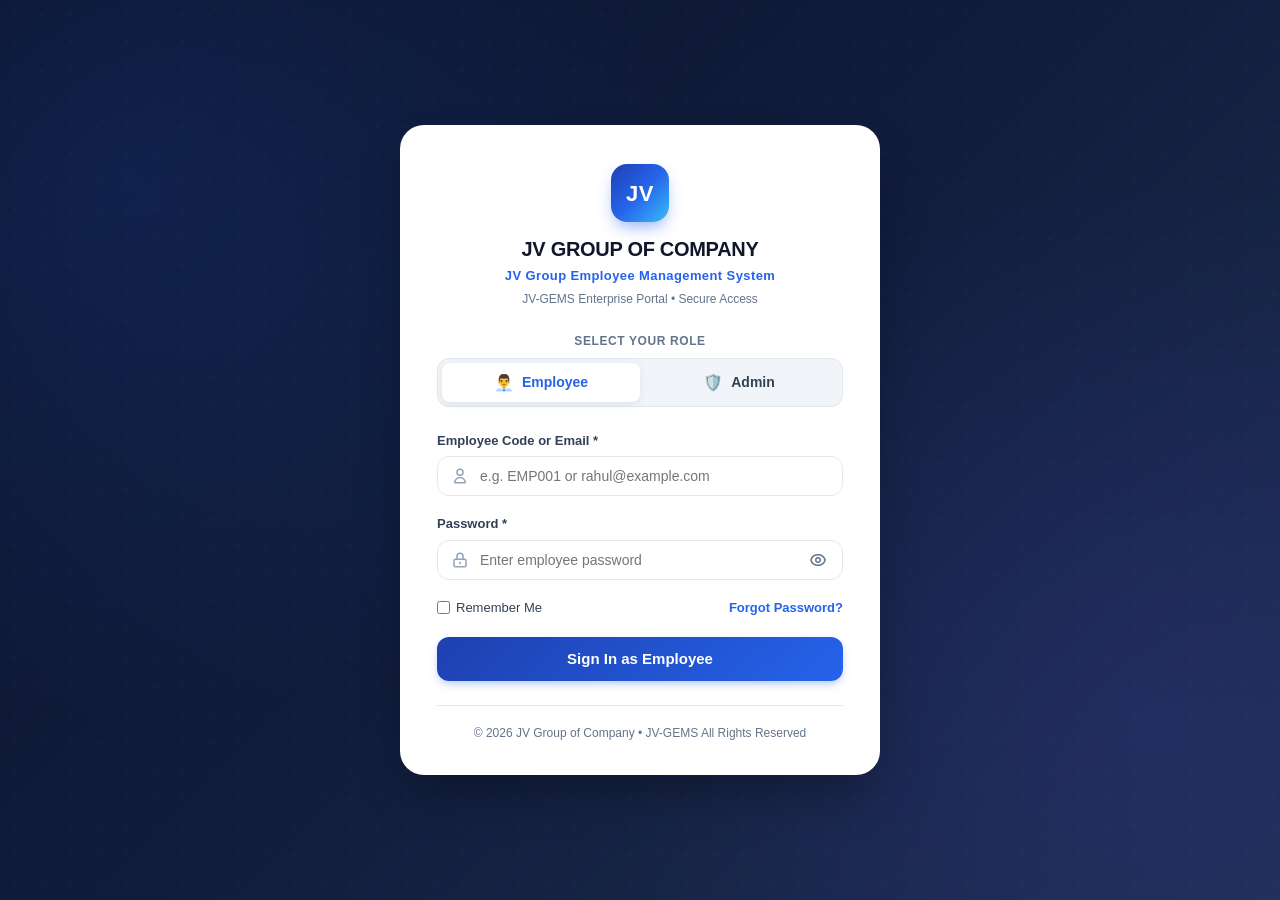
<file: EmployeeManagementSystem-Admin/src/main/resources/static/index.html>
<!DOCTYPE html>
<html lang="en">
<head>
  <meta charset="UTF-8">
  <meta name="viewport" content="width=device-width, initial-scale=1.0">
  <title>JV Group Employee Management System | JV-GEMS Portal</title>
  <link rel="stylesheet" href="css/style.css">
  <link rel="icon" href="data:image/svg+xml,<svg xmlns='http://www.w3.org/2000/svg' viewBox='0 0 100 100'><rect width='100' height='100' rx='20' fill='%231e40af'/><text x='50%' y='62%' font-size='42' font-weight='900' fill='%23ffffff' text-anchor='middle'>JV</text></svg>">
</head>
<body class="login-body">

  <div class="login-card">
    <!-- Brand Identity Header -->
    <div class="brand-identity">
      <div class="brand-emblem">
        <span>JV</span>
      </div>
      <h1 class="brand-company-name">JV Group of Company</h1>
      <div class="brand-app-name">JV Group Employee Management System</div>
      <div class="brand-subtitle">JV-GEMS Enterprise Portal &bull; Secure Access</div>
    </div>

    <!-- Role Switcher Segmented Control -->
    <div class="role-switch-container">
      <div class="role-switch-label">Select Your Role</div>
      <div class="role-switcher">
        <button type="button" class="role-btn active" id="roleBtnEmployee" onclick="selectRole('employee')">
          <span class="role-icon">👨‍💼</span>
          <span>Employee</span>
        </button>
        <button type="button" class="role-btn" id="roleBtnAdmin" onclick="selectRole('admin')">
          <span class="role-icon">🛡️</span>
          <span>Admin</span>
        </button>
      </div>
    </div>

    <!-- Dynamic Alert Box -->
    <div id="loginAlert" style="display: none; padding: 10px 14px; border-radius: 8px; margin-bottom: 16px; font-size: 13px; font-weight: 500;"></div>

    <!-- ================= EMPLOYEE LOGIN FORM ================= -->
    <div id="employeeFormPane" class="login-form-pane">


      <form id="employeeLoginForm" onsubmit="handleEmployeeLogin(event)">
        <div class="form-group">
          <label for="empIdentifier">Employee Code or Email *</label>
          <div class="input-with-icon">
            <span class="input-icon">
              <svg width="18" height="18" fill="none" stroke="currentColor" viewBox="0 0 24 24"><path stroke-linecap="round" stroke-linejoin="round" stroke-width="2" d="M16 7a4 4 0 11-8 0 4 4 0 018 0zM12 14a7 7 0 00-7 7h14a7 7 0 00-7-7z"/></svg>
            </span>
            <input type="text" id="empIdentifier" class="form-control" placeholder="e.g. EMP001 or rahul@example.com" required autocomplete="username">
          </div>
        </div>

        <div class="form-group">
          <label for="empPassword">Password *</label>
          <div class="input-with-icon">
            <span class="input-icon">
              <svg width="18" height="18" fill="none" stroke="currentColor" viewBox="0 0 24 24"><path stroke-linecap="round" stroke-linejoin="round" stroke-width="2" d="M12 15v2m-6 4h12a2 2 0 002-2v-6a2 2 0 00-2-2H6a2 2 0 00-2 2v6a2 2 0 002 2zm10-10V7a4 4 0 00-8 0v4h8z"/></svg>
            </span>
            <input type="password" id="empPassword" class="form-control" placeholder="Enter employee password" required autocomplete="current-password">
            <button type="button" class="password-toggle-btn" onclick="togglePasswordVisibility('empPassword', this)" title="Show/Hide Password">
              <svg width="18" height="18" fill="none" stroke="currentColor" viewBox="0 0 24 24"><path stroke-linecap="round" stroke-linejoin="round" stroke-width="2" d="M15 12a3 3 0 11-6 0 3 3 0 016 0z"/><path stroke-linecap="round" stroke-linejoin="round" stroke-width="2" d="M2.458 12C3.732 7.943 7.523 5 12 5c4.478 0 8.268 2.943 9.542 7-1.274 4.057-5.064 7-9.542 7-4.477 0-8.268-2.943-9.542-7z"/></svg>
            </button>
          </div>
        </div>

        <div class="form-options-row">
          <label class="remember-label">
            <input type="checkbox" id="empRememberMe">
            <span>Remember Me</span>
          </label>
          <a class="forgot-link" onclick="openForgotModal('employee')">Forgot Password?</a>
        </div>

        <button type="submit" id="empLoginBtn" class="btn btn-primary btn-block btn-lg">
          <span id="empBtnText">Sign In as Employee</span>
        </button>
      </form>
    </div>

    <!-- ================= ADMIN LOGIN FORM ================= -->
    <div id="adminFormPane" class="login-form-pane" style="display: none;">


      <form id="adminLoginForm" onsubmit="handleAdminLogin(event)">
        <div class="form-group">
          <label for="adminUsername">Admin Username *</label>
          <div class="input-with-icon">
            <span class="input-icon">
              <svg width="18" height="18" fill="none" stroke="currentColor" viewBox="0 0 24 24"><path stroke-linecap="round" stroke-linejoin="round" stroke-width="2" d="M9 12l2 2 4-4m5.618-4.016A11.955 11.955 0 0112 2.944a11.955 11.955 0 01-8.618 3.04A12.02 12.02 0 003 9c0 5.591 3.824 10.29 9 11.622 5.176-1.332 9-6.03 9-11.622 0-1.042-.133-2.052-.382-3.016z"/></svg>
            </span>
            <input type="text" id="adminUsername" class="form-control" placeholder="Enter admin username (e.g. admin)" required autocomplete="username">
          </div>
        </div>

        <div class="form-group">
          <label for="adminPassword">Password *</label>
          <div class="input-with-icon">
            <span class="input-icon">
              <svg width="18" height="18" fill="none" stroke="currentColor" viewBox="0 0 24 24"><path stroke-linecap="round" stroke-linejoin="round" stroke-width="2" d="M12 15v2m-6 4h12a2 2 0 002-2v-6a2 2 0 00-2-2H6a2 2 0 00-2 2v6a2 2 0 002 2zm10-10V7a4 4 0 00-8 0v4h8z"/></svg>
            </span>
            <input type="password" id="adminPassword" class="form-control" placeholder="Enter admin password" required autocomplete="current-password">
            <button type="button" class="password-toggle-btn" onclick="togglePasswordVisibility('adminPassword', this)" title="Show/Hide Password">
              <svg width="18" height="18" fill="none" stroke="currentColor" viewBox="0 0 24 24"><path stroke-linecap="round" stroke-linejoin="round" stroke-width="2" d="M15 12a3 3 0 11-6 0 3 3 0 016 0z"/><path stroke-linecap="round" stroke-linejoin="round" stroke-width="2" d="M2.458 12C3.732 7.943 7.523 5 12 5c4.478 0 8.268 2.943 9.542 7-1.274 4.057-5.064 7-9.542 7-4.477 0-8.268-2.943-9.542-7z"/></svg>
            </button>
          </div>
        </div>

        <div class="form-options-row">
          <label class="remember-label">
            <input type="checkbox" id="adminRememberMe">
            <span>Remember Me</span>
          </label>
          <a class="forgot-link" onclick="openForgotModal('admin')">Forgot Password?</a>
        </div>

        <button type="submit" id="adminLoginBtn" class="btn btn-primary btn-block btn-lg">
          <span id="adminBtnText">Sign In as Admin</span>
        </button>
      </form>
    </div>

    <!-- Security & Copyright Footer -->
    <div class="login-footer-text">
      &copy; 2026 JV Group of Company &bull; JV-GEMS All Rights Reserved
    </div>
  </div>

  <!-- Forgot Password Modal -->
  <div id="forgotModal" class="modal-overlay">
    <div class="modal-box" style="max-width: 440px;">
      <div class="modal-header">
        <h3 id="forgotModalTitle">Account Password Help</h3>
        <button class="close-modal-btn" onclick="closeForgotModal()">&times;</button>
      </div>
      <div class="modal-body">
        <div style="text-align: center; margin-bottom: 16px;">
          <div style="font-size: 40px; margin-bottom: 8px;">🔐</div>
          <h4 style="font-size: 16px; color: var(--text-dark); margin-bottom: 6px;">Need Help Accessing JV-GEMS?</h4>
          <p id="forgotModalText" style="font-size: 13.5px; color: var(--text-muted); line-height: 1.5;">
            To ensure enterprise security, credentials can be reset by contacting your system administrator.
          </p>
        </div>
        <div style="background: #eff6ff; border: 1px solid #bfdbfe; border-radius: 8px; padding: 12px; font-size: 13px; color: #1e40af;">
          <strong>JV Group Support:</strong><br>
          Email: <code>hr@jvgroup.com</code><br>
          Internal Helpline: <code>Ext. 4022 (IT / HR Helpdesk)</code>
        </div>
      </div>
      <div class="modal-footer">
        <button type="button" class="btn btn-primary btn-block" onclick="closeForgotModal()">Understood</button>
      </div>
    </div>
  </div>

  <div id="toastAlert" class="toast-alert"></div>

  <!-- Login Logic Script -->
  <script>
    let currentRole = 'employee';
    const currentPort = window.location.port;

    // Check if URL has role parameter (e.g. ?role=admin)
    window.addEventListener('DOMContentLoaded', async () => {
      const urlParams = new URLSearchParams(window.location.search);
      const requestedRole = urlParams.get('role');
      if (requestedRole === 'admin') {
        selectRole('admin');
      } else {
        selectRole('employee');
      }

      // Check current session
      await checkExistingSession();
    });

    async function checkExistingSession() {
      try {
        // If on admin port or checking admin
        if (currentPort === '8081') {
          const res = await fetch('/api/admin/auth/status');
          const data = await res.json();
          if (data && data.authenticated) {
            window.location.href = 'dashboard.html';
            return;
          }
        }
        // If on employee port
        if (currentPort === '8082') {
          const res = await fetch('/api/employee/auth/status');
          const data = await res.json();
          if (data && data.authenticated) {
            window.location.href = 'dashboard.html';
            return;
          }
        }
      } catch (err) {
        console.log('Session check complete');
      }
    }

    function selectRole(role) {
      currentRole = role;
      const empBtn = document.getElementById('roleBtnEmployee');
      const adminBtn = document.getElementById('roleBtnAdmin');
      const empPane = document.getElementById('employeeFormPane');
      const adminPane = document.getElementById('adminFormPane');
      const alertBox = document.getElementById('loginAlert');

      alertBox.style.display = 'none';

      if (role === 'employee') {
        empBtn.classList.add('active');
        adminBtn.classList.remove('active');
        adminPane.style.display = 'none';
        empPane.style.display = 'block';
      } else {
        adminBtn.classList.add('active');
        empBtn.classList.remove('active');
        empPane.style.display = 'none';
        adminPane.style.display = 'block';
      }
    }

    function fillCredentials(user, pass, role) {
      selectRole(role);
      if (role === 'employee') {
        document.getElementById('empIdentifier').value = user;
        document.getElementById('empPassword').value = pass;
      } else {
        document.getElementById('adminUsername').value = user;
        document.getElementById('adminPassword').value = pass;
      }
      showToast('Demo credentials filled!', 'info');
    }

    function togglePasswordVisibility(inputId, btn) {
      const input = document.getElementById(inputId);
      if (input.type === 'password') {
        input.type = 'text';
        btn.innerHTML = `<svg width="18" height="18" fill="none" stroke="currentColor" viewBox="0 0 24 24"><path stroke-linecap="round" stroke-linejoin="round" stroke-width="2" d="M13.875 18.825A10.05 10.05 0 0112 19c-4.478 0-8.268-2.943-9.543-7a9.97 9.97 0 011.563-3.029m5.858.908a3 3 0 114.243 4.243M9.878 9.878l4.242 4.242M9.88 9.88l-3.29-3.29m7.532 7.532l3.29 3.29M3 3l18 18"/></svg>`;
      } else {
        input.type = 'password';
        btn.innerHTML = `<svg width="18" height="18" fill="none" stroke="currentColor" viewBox="0 0 24 24"><path stroke-linecap="round" stroke-linejoin="round" stroke-width="2" d="M15 12a3 3 0 11-6 0 3 3 0 016 0z"/><path stroke-linecap="round" stroke-linejoin="round" stroke-width="2" d="M2.458 12C3.732 7.943 7.523 5 12 5c4.478 0 8.268 2.943 9.542 7-1.274 4.057-5.064 7-9.542 7-4.477 0-8.268-2.943-9.542-7z"/></svg>`;
      }
    }

    function showAlert(msg, type = 'error') {
      const alertBox = document.getElementById('loginAlert');
      alertBox.textContent = msg;
      alertBox.style.display = 'block';
      if (type === 'error') {
        alertBox.style.background = '#fee2e2';
        alertBox.style.color = '#dc2626';
        alertBox.style.border = '1px solid #fca5a5';
      } else if (type === 'success') {
        alertBox.style.background = '#dcfce7';
        alertBox.style.color = '#15803d';
        alertBox.style.border = '1px solid #86efac';
      } else {
        alertBox.style.background = '#eff6ff';
        alertBox.style.color = '#1d4ed8';
        alertBox.style.border = '1px solid #bfdbfe';
      }
    }

    // Handle Employee Authentication
    async function handleEmployeeLogin(e) {
      e.preventDefault();
      const alertBox = document.getElementById('loginAlert');
      alertBox.style.display = 'none';

      const empIdentifier = document.getElementById('empIdentifier').value.trim();
      const password = document.getElementById('empPassword').value;
      const btn = document.getElementById('empLoginBtn');
      const btnText = document.getElementById('empBtnText');

      btn.disabled = true;
      btnText.textContent = 'Verifying Employee...';

      try {
        // If on employee portal (port 8082)
        if (currentPort === '8082') {
          const res = await fetch('/api/employee/auth/login', {
            method: 'POST',
            headers: { 'Content-Type': 'application/json' },
            body: JSON.stringify({ employeeCode: empIdentifier, password: password })
          });
          const data = await res.json();
          if (res.ok && data.success) {
            showAlert('Login successful! Redirecting to Employee Dashboard...', 'success');
            setTimeout(() => { window.location.href = 'dashboard.html'; }, 600);
            return;
          } else {
            showAlert(data.message || 'Invalid Employee Code or password.');
          }
        } else {
          // On port 8081 (Admin Portal hosting common login)
          // First check credentials against shared database
          const verifyRes = await fetch('/api/admin/auth/verify-employee', {
            method: 'POST',
            headers: { 'Content-Type': 'application/json' },
            body: JSON.stringify({ employeeCode: empIdentifier, password: password })
          });
          const verifyData = await verifyRes.json();

          if (verifyRes.ok && verifyData.success) {
            // Now attempt session on port 8082
            try {
              const empLoginRes = await fetch('http://' + window.location.hostname + ':8082/api/employee/auth/login', {
                method: 'POST',
                headers: { 'Content-Type': 'application/json' },
                credentials: 'include',
                body: JSON.stringify({ employeeCode: verifyData.employeeCode || empIdentifier, password: password })
              });
              const empData = await empLoginRes.json();
              if (empLoginRes.ok && empData.success) {
                showAlert('Login successful! Opening Employee Dashboard...', 'success');
                setTimeout(() => {
                  window.location.href = 'http://' + window.location.hostname + ':8082/dashboard.html';
                }, 500);
                return;
              }
            } catch (err) {
              console.log('Employee portal cross-origin attempt:', err);
            }

            // Redirect directly to employee portal with instructions
            showAlert('Credentials verified! Redirecting to Employee Portal on port 8082...', 'success');
            setTimeout(() => {
              window.location.href = 'http://' + window.location.hostname + ':8082/dashboard.html';
            }, 600);
            return;
          } else {
            showAlert(verifyData.message || 'Invalid Employee Code or password.');
          }
        }
      } catch (err) {
        console.error(err);
        showAlert('Network or server error. Please ensure the backend is running.');
      } finally {
        btn.disabled = false;
        btnText.textContent = 'Sign In as Employee';
      }
    }

    // Handle Admin Authentication
    async function handleAdminLogin(e) {
      e.preventDefault();
      const alertBox = document.getElementById('loginAlert');
      alertBox.style.display = 'none';

      const username = document.getElementById('adminUsername').value.trim();
      const password = document.getElementById('adminPassword').value;
      const btn = document.getElementById('adminLoginBtn');
      const btnText = document.getElementById('adminBtnText');

      btn.disabled = true;
      btnText.textContent = 'Verifying Admin...';

      try {
        let adminUrl = '/api/admin/auth/login';
        let redirectUrl = 'dashboard.html';

        // If currently on employee portal (port 8082), send request to port 8081
        if (currentPort === '8082') {
          adminUrl = 'http://' + window.location.hostname + ':8081/api/admin/auth/login';
          redirectUrl = 'http://' + window.location.hostname + ':8081/dashboard.html';
        }

        const res = await fetch(adminUrl, {
          method: 'POST',
          headers: { 'Content-Type': 'application/json' },
          credentials: 'include',
          body: JSON.stringify({ username, password })
        });

        const data = await res.json();
        if (res.ok && data.success) {
          showAlert('Admin verified! Opening Admin Dashboard...', 'success');
          setTimeout(() => {
            window.location.href = redirectUrl;
          }, 600);
        } else {
          showAlert(data.message || 'Invalid admin username or password.');
        }
      } catch (err) {
        console.error(err);
        showAlert('Network or server error. Please verify the Admin service is running on port 8081.');
      } finally {
        btn.disabled = false;
        btnText.textContent = 'Sign In as Admin';
      }
    }

    function openForgotModal(role) {
      const modal = document.getElementById('forgotModal');
      const text = document.getElementById('forgotModalText');
      if (role === 'employee') {
        text.innerHTML = 'Employees should contact the JV Group HR Department or System Administrator to request a password reset for their employee ID.';
      } else {
        text.innerHTML = 'Administrative credentials require server-level master reset. Please consult your lead system administrator.';
      }
      modal.classList.add('active');
    }

    function closeForgotModal() {
      document.getElementById('forgotModal').classList.remove('active');
    }

    function showToast(msg, type = 'info') {
      const toast = document.getElementById('toastAlert');
      toast.textContent = msg;
      toast.className = 'toast-alert show ' + type;
      setTimeout(() => { toast.classList.remove('show'); }, 3000);
    }
  </script>
</body>
</html>
</file>
<file: EmployeeManagementSystem-Admin/src/main/resources/static/css/style.css>
/* ========================================================
   JV GROUP EMPLOYEE MANAGEMENT SYSTEM (JV-GEMS)
   Modern Corporate Enterprise Stylesheet
   Company: JV Group of Company
   ======================================================== */

:root {
  --primary: #2563eb;
  --primary-hover: #1d4ed8;
  --primary-dark: #1e3a8a;
  --primary-light: #eff6ff;
  --primary-subtle: #dbeafe;
  --accent: #4f46e5;
  --sidebar-bg: #0b1329;
  --sidebar-card: #152238;
  --sidebar-hover: #1e2e4a;
  --sidebar-active: #2563eb;
  --sidebar-text: #94a3b8;
  --sidebar-text-active: #ffffff;
  --bg-main: #f8fafc;
  --bg-muted: #f1f5f9;
  --card-bg: #ffffff;
  --text-dark: #0f172a;
  --text-medium: #334155;
  --text-muted: #64748b;
  --border-color: #e2e8f0;
  --border-focus: #3b82f6;
  --success: #10b981;
  --success-light: #d1fae5;
  --warning: #f59e0b;
  --warning-light: #fef3c7;
  --danger: #ef4444;
  --danger-light: #fee2e2;
  --info: #0284c7;
  --info-light: #e0f2fe;
  --purple: #8b5cf6;
  --purple-light: #ede9fe;
  --radius-xs: 4px;
  --radius-sm: 8px;
  --radius-md: 12px;
  --radius-lg: 18px;
  --radius-xl: 24px;
  --shadow-sm: 0 1px 2px 0 rgba(0, 0, 0, 0.05);
  --shadow-md: 0 4px 6px -1px rgba(0, 0, 0, 0.07), 0 2px 4px -2px rgba(0, 0, 0, 0.05);
  --shadow-lg: 0 10px 15px -3px rgba(0, 0, 0, 0.08), 0 4px 6px -4px rgba(0, 0, 0, 0.04);
  --shadow-xl: 0 20px 25px -5px rgba(0, 0, 0, 0.1), 0 8px 10px -6px rgba(0, 0, 0, 0.05);
  --transition-fast: all 0.15s ease;
  --transition: all 0.25s cubic-bezier(0.4, 0, 0.2, 1);
}

* {
  box-sizing: border-box;
  margin: 0;
  padding: 0;
  font-family: -apple-system, BlinkMacSystemFont, "Segoe UI", Roboto, "Helvetica Neue", Arial, sans-serif;
}

body {
  background-color: var(--bg-main);
  color: var(--text-dark);
  min-height: 100vh;
  line-height: 1.5;
  -webkit-font-smoothing: antialiased;
}

/* ================= COMMON LOGIN PAGE ================= */
.login-body {
  display: flex;
  align-items: center;
  justify-content: center;
  background: radial-gradient(circle at 10% 20%, rgba(37, 99, 235, 0.15) 0%, transparent 40%),
              radial-gradient(circle at 90% 80%, rgba(79, 70, 229, 0.15) 0%, transparent 40%),
              linear-gradient(135deg, #0b132b 0%, #111d3d 50%, #1e2e4f 100%);
  min-height: 100vh;
  padding: 24px 16px;
  position: relative;
  overflow-x: hidden;
}

.login-body::before {
  content: "";
  position: absolute;
  top: 0; left: 0; right: 0; bottom: 0;
  background-image: radial-gradient(rgba(255, 255, 255, 0.04) 1px, transparent 1px);
  background-size: 28px 28px;
  pointer-events: none;
}

.login-card {
  background: var(--card-bg);
  width: 100%;
  max-width: 480px;
  padding: 38px 36px 32px;
  border-radius: var(--radius-xl);
  box-shadow: 0 25px 50px -12px rgba(0, 0, 0, 0.35);
  border: 1px solid rgba(255, 255, 255, 0.2);
  position: relative;
  z-index: 1;
  animation: slideUp 0.4s cubic-bezier(0.16, 1, 0.3, 1);
}

@keyframes slideUp {
  from { opacity: 0; transform: translateY(24px) scale(0.98); }
  to { opacity: 1; transform: translateY(0) scale(1); }
}

@keyframes fadeIn {
  from { opacity: 0; transform: translateY(6px); }
  to { opacity: 1; transform: translateY(0); }
}

/* Company Branding Header */
.brand-identity {
  display: flex;
  flex-direction: column;
  align-items: center;
  text-align: center;
  margin-bottom: 24px;
}

.brand-emblem {
  width: 58px;
  height: 58px;
  background: linear-gradient(135deg, #1e40af 0%, #2563eb 50%, #38bdf8 100%);
  border-radius: 16px;
  display: flex;
  align-items: center;
  justify-content: center;
  box-shadow: 0 8px 16px -4px rgba(37, 99, 235, 0.5);
  margin-bottom: 12px;
  color: #ffffff;
  font-weight: 800;
  font-size: 22px;
  letter-spacing: 0.5px;
}

.brand-company-name {
  font-size: 20px;
  font-weight: 800;
  color: var(--text-dark);
  letter-spacing: -0.3px;
  text-transform: uppercase;
}

.brand-app-name {
  font-size: 13px;
  font-weight: 600;
  color: var(--primary);
  letter-spacing: 0.4px;
  margin-top: 2px;
}

.brand-subtitle {
  font-size: 12px;
  color: var(--text-muted);
  margin-top: 4px;
}

/* Role Selector Pill Tabs */
.role-switch-container {
  margin-bottom: 24px;
}

.role-switch-label {
  font-size: 12px;
  font-weight: 700;
  text-transform: uppercase;
  letter-spacing: 0.6px;
  color: var(--text-muted);
  text-align: center;
  margin-bottom: 8px;
}

.role-switcher {
  display: flex;
  background: #f1f5f9;
  border-radius: var(--radius-md);
  padding: 4px;
  position: relative;
  border: 1px solid var(--border-color);
}

.role-btn {
  flex: 1;
  display: flex;
  align-items: center;
  justify-content: center;
  gap: 8px;
  padding: 10px 14px;
  background: transparent;
  border: none;
  border-radius: 8px;
  font-size: 14px;
  font-weight: 600;
  color: var(--text-medium);
  cursor: pointer;
  transition: var(--transition);
  z-index: 1;
}

.role-btn.active {
  background: #ffffff;
  color: var(--primary);
  box-shadow: 0 2px 8px rgba(0, 0, 0, 0.08);
}

.role-btn .role-icon {
  font-size: 16px;
}

/* Forms and Inputs */
.login-form-pane {
  animation: fadeIn 0.3s ease;
}

.form-group {
  margin-bottom: 18px;
  position: relative;
}

.form-group label {
  display: block;
  font-size: 13px;
  font-weight: 600;
  color: #334155;
  margin-bottom: 6px;
}

.input-with-icon {
  position: relative;
  display: flex;
  align-items: center;
}

.input-with-icon .input-icon {
  position: absolute;
  left: 14px;
  color: #94a3b8;
  pointer-events: none;
  display: flex;
  align-items: center;
  justify-content: center;
}

.input-with-icon input {
  padding-left: 42px !important;
}

.form-control {
  width: 100%;
  padding: 11px 14px;
  font-size: 14px;
  border: 1.5px solid var(--border-color);
  border-radius: var(--radius-md);
  outline: none;
  background-color: #ffffff;
  transition: var(--transition);
  color: var(--text-dark);
}

.form-control:focus {
  border-color: var(--border-focus);
  box-shadow: 0 0 0 3px rgba(37, 99, 235, 0.15);
}

.form-control:disabled {
  background-color: #f1f5f9;
  cursor: not-allowed;
  opacity: 0.8;
}

.password-toggle-btn {
  position: absolute;
  right: 12px;
  background: none;
  border: none;
  color: #94a3b8;
  cursor: pointer;
  padding: 4px;
  display: flex;
  align-items: center;
  justify-content: center;
  transition: color 0.15s ease;
}

.password-toggle-btn:hover {
  color: var(--text-dark);
}

.form-options-row {
  display: flex;
  align-items: center;
  justify-content: space-between;
  margin-bottom: 20px;
  font-size: 13px;
}

.remember-label {
  display: flex;
  align-items: center;
  gap: 6px;
  color: var(--text-medium);
  cursor: pointer;
  user-select: none;
}

.forgot-link {
  color: var(--primary);
  text-decoration: none;
  font-weight: 600;
  cursor: pointer;
}

.forgot-link:hover {
  text-decoration: underline;
}

/* Demo Credentials Hint Box */
.demo-hint-box {
  background: #f8fafc;
  border: 1px dashed var(--border-color);
  border-radius: var(--radius-md);
  padding: 10px 14px;
  margin-bottom: 20px;
  display: flex;
  align-items: center;
  justify-content: space-between;
  gap: 8px;
}

.demo-hint-text {
  font-size: 12px;
  color: var(--text-muted);
}

.demo-hint-text strong {
  color: var(--text-medium);
}

.demo-fill-btn {
  background: #eff6ff;
  border: 1px solid #bfdbfe;
  color: var(--primary);
  font-size: 11px;
  font-weight: 700;
  padding: 4px 10px;
  border-radius: 6px;
  cursor: pointer;
  transition: var(--transition-fast);
}

.demo-fill-btn:hover {
  background: var(--primary);
  color: #ffffff;
}

/* Buttons */
.btn {
  display: inline-flex;
  align-items: center;
  justify-content: center;
  gap: 8px;
  font-size: 14px;
  font-weight: 600;
  padding: 10px 18px;
  border-radius: var(--radius-md);
  border: none;
  cursor: pointer;
  transition: var(--transition);
  text-decoration: none;
  line-height: 1.2;
}

.btn-primary {
  background: linear-gradient(135deg, #1e40af 0%, #2563eb 100%);
  color: #ffffff;
  box-shadow: 0 4px 10px -2px rgba(37, 99, 235, 0.4);
}

.btn-primary:hover {
  background: linear-gradient(135deg, #1e3a8a 0%, #1d4ed8 100%);
  transform: translateY(-1px);
  box-shadow: 0 6px 14px -2px rgba(37, 99, 235, 0.5);
}

.btn-secondary {
  background-color: #f1f5f9;
  color: #334155;
  border: 1px solid var(--border-color);
}

.btn-secondary:hover {
  background-color: #e2e8f0;
  color: #0f172a;
}

.btn-success {
  background-color: var(--success);
  color: #ffffff;
}

.btn-success:hover {
  background-color: #059669;
}

.btn-danger {
  background-color: var(--danger);
  color: #ffffff;
}

.btn-danger:hover {
  background-color: #dc2626;
}

.btn-warning {
  background-color: var(--warning);
  color: #ffffff;
}

.btn-outline-primary {
  background: transparent;
  border: 1.5px solid var(--primary);
  color: var(--primary);
}

.btn-outline-primary:hover {
  background: var(--primary-light);
}

.btn-block {
  width: 100%;
}

.btn-sm {
  padding: 6px 12px;
  font-size: 12px;
  border-radius: var(--radius-sm);
}

.btn-lg {
  padding: 13px 22px;
  font-size: 15px;
}

.btn:disabled {
  opacity: 0.65;
  cursor: not-allowed;
  transform: none !important;
}

.login-footer-text {
  text-align: center;
  margin-top: 24px;
  padding-top: 18px;
  border-top: 1px solid var(--border-color);
  font-size: 12px;
  color: var(--text-muted);
}

/* ================= DASHBOARD LAYOUT ================= */
.app-container {
  display: flex;
  min-height: 100vh;
  position: relative;
}

/* Sidebar Navigation */
.sidebar {
  width: 270px;
  background-color: var(--sidebar-bg);
  display: flex;
  flex-direction: column;
  flex-shrink: 0;
  transition: transform 0.3s cubic-bezier(0.4, 0, 0.2, 1);
  position: sticky;
  top: 0;
  height: 100vh;
  z-index: 100;
  border-right: 1px solid rgba(255, 255, 255, 0.06);
}

.sidebar-brand {
  padding: 22px 20px;
  border-bottom: 1px solid rgba(255, 255, 255, 0.08);
  display: flex;
  align-items: center;
  gap: 12px;
  background: rgba(255, 255, 255, 0.02);
}

.brand-emblem-small {
  width: 40px;
  height: 40px;
  background: linear-gradient(135deg, #1e40af 0%, #2563eb 50%, #38bdf8 100%);
  border-radius: 10px;
  display: flex;
  align-items: center;
  justify-content: center;
  color: #ffffff;
  font-size: 16px;
  font-weight: 800;
  letter-spacing: 0.5px;
  flex-shrink: 0;
  box-shadow: 0 4px 10px rgba(37, 99, 235, 0.4);
}

.brand-text h2 {
  color: #ffffff;
  font-size: 15px;
  font-weight: 700;
  letter-spacing: -0.2px;
  white-space: nowrap;
}

.brand-text span {
  font-size: 11px;
  color: #38bdf8;
  font-weight: 600;
  letter-spacing: 0.5px;
  text-transform: uppercase;
  display: block;
}

.sidebar-menu {
  list-style: none;
  padding: 16px 12px;
  flex-grow: 1;
  overflow-y: auto;
}

.menu-section-header {
  font-size: 10px;
  font-weight: 700;
  text-transform: uppercase;
  letter-spacing: 0.8px;
  color: #475569;
  padding: 12px 14px 6px;
}

.menu-item {
  margin-bottom: 4px;
}

.menu-link {
  display: flex;
  align-items: center;
  justify-content: space-between;
  padding: 10px 14px;
  border-radius: var(--radius-md);
  color: var(--sidebar-text);
  text-decoration: none;
  font-size: 14px;
  font-weight: 500;
  transition: var(--transition-fast);
  cursor: pointer;
  user-select: none;
}

.menu-link-content {
  display: flex;
  align-items: center;
  gap: 12px;
}

.menu-link:hover {
  background-color: var(--sidebar-hover);
  color: #ffffff;
  transform: translateX(2px);
}

.menu-link.active {
  background: linear-gradient(135deg, #1d4ed8 0%, #2563eb 100%);
  color: #ffffff;
  font-weight: 600;
  box-shadow: 0 4px 12px rgba(37, 99, 235, 0.35);
}

.menu-link svg {
  width: 18px;
  height: 18px;
  flex-shrink: 0;
}

.sidebar-footer {
  padding: 14px 16px;
  border-top: 1px solid rgba(255, 255, 255, 0.08);
  background: rgba(0, 0, 0, 0.2);
}

.user-profile-badge {
  display: flex;
  align-items: center;
  gap: 10px;
  margin-bottom: 12px;
  padding: 8px 10px;
  background: rgba(255, 255, 255, 0.05);
  border-radius: var(--radius-md);
  border: 1px solid rgba(255, 255, 255, 0.05);
}

.user-avatar {
  width: 36px;
  height: 36px;
  background: linear-gradient(135deg, #2563eb 0%, #4f46e5 100%);
  color: #fff;
  border-radius: 50%;
  display: flex;
  align-items: center;
  justify-content: center;
  font-weight: 700;
  font-size: 14px;
  flex-shrink: 0;
  overflow: hidden;
}

.user-avatar img {
  width: 100%;
  height: 100%;
  object-fit: cover;
}

.user-info {
  overflow: hidden;
}

.user-info .user-name {
  font-size: 13px;
  color: #ffffff;
  font-weight: 600;
  white-space: nowrap;
  overflow: hidden;
  text-overflow: ellipsis;
}

.user-info .user-role {
  font-size: 11px;
  color: #94a3b8;
}

/* Main Content Area */
.main-content {
  flex-grow: 1;
  display: flex;
  flex-direction: column;
  min-width: 0;
  background-color: var(--bg-main);
}

/* Topbar */
.topbar {
  height: 68px;
  background-color: var(--card-bg);
  border-bottom: 1px solid var(--border-color);
  padding: 0 32px;
  display: flex;
  align-items: center;
  justify-content: space-between;
  position: sticky;
  top: 0;
  z-index: 50;
  box-shadow: 0 1px 3px 0 rgba(0, 0, 0, 0.03);
}

.topbar-left {
  display: flex;
  align-items: center;
  gap: 16px;
}

.hamburger-btn {
  display: none;
  background: none;
  border: none;
  color: var(--text-dark);
  cursor: pointer;
  padding: 6px;
  border-radius: 6px;
}

.hamburger-btn:hover {
  background: var(--bg-muted);
}

.page-title h2 {
  font-size: 20px;
  font-weight: 700;
  color: var(--text-dark);
  letter-spacing: -0.3px;
}

.page-title p {
  font-size: 12px;
  color: var(--text-muted);
}

.topbar-actions {
  display: flex;
  align-items: center;
  gap: 14px;
}

.system-status-indicator {
  display: flex;
  align-items: center;
  gap: 8px;
  font-size: 12px;
  font-weight: 600;
  color: #15803d;
  background-color: #f0fdf4;
  padding: 6px 12px;
  border-radius: 20px;
  border: 1px solid #bbf7d0;
}

.status-dot {
  width: 8px;
  height: 8px;
  background-color: var(--success);
  border-radius: 50%;
  box-shadow: 0 0 0 3px rgba(16, 185, 129, 0.25);
  animation: pulseDot 2s infinite;
}

@keyframes pulseDot {
  0% { transform: scale(0.95); box-shadow: 0 0 0 0 rgba(16, 185, 129, 0.7); }
  70% { transform: scale(1); box-shadow: 0 0 0 6px rgba(16, 185, 129, 0); }
  100% { transform: scale(0.95); box-shadow: 0 0 0 0 rgba(16, 185, 129, 0); }
}

.portal-tag {
  display: flex;
  align-items: center;
  gap: 8px;
  font-size: 12px;
  font-weight: 600;
  color: #1e40af;
  background-color: #eff6ff;
  padding: 6px 12px;
  border-radius: 20px;
  border: 1px solid #bfdbfe;
}

/* Page Container */
.page-container {
  padding: 28px 32px;
  flex-grow: 1;
}

.tab-pane {
  display: none;
}

.tab-pane.active {
  display: block;
  animation: fadeIn 0.3s ease;
}

/* ================= 6 STATS CARDS (ADMIN DASHBOARD) ================= */
.stats-grid {
  display: grid;
  grid-template-columns: repeat(auto-fit, minmax(200px, 1fr));
  gap: 18px;
  margin-bottom: 24px;
}

.stat-card {
  background: var(--card-bg);
  padding: 22px 20px;
  border-radius: var(--radius-lg);
  border: 1px solid var(--border-color);
  box-shadow: var(--shadow-sm);
  display: flex;
  align-items: center;
  justify-content: space-between;
  transition: var(--transition);
  position: relative;
  overflow: hidden;
}

.stat-card:hover {
  transform: translateY(-3px);
  box-shadow: var(--shadow-md);
  border-color: #cbd5e1;
}

.stat-info {
  display: flex;
  flex-direction: column;
}

.stat-label {
  font-size: 12px;
  font-weight: 600;
  color: var(--text-muted);
  text-transform: uppercase;
  letter-spacing: 0.5px;
  margin-bottom: 6px;
}

.stat-value {
  font-size: 26px;
  font-weight: 800;
  color: var(--text-dark);
  letter-spacing: -0.5px;
}

.stat-icon {
  width: 48px;
  height: 48px;
  border-radius: var(--radius-md);
  display: flex;
  align-items: center;
  justify-content: center;
  font-size: 20px;
  flex-shrink: 0;
}

.stat-icon.blue { background-color: #eff6ff; color: #2563eb; }
.stat-icon.green { background-color: #ecfdf5; color: #10b981; }
.stat-icon.emerald { background-color: #f0fdf4; color: #16a34a; }
.stat-icon.orange { background-color: #fff7ed; color: #f97316; }
.stat-icon.purple { background-color: #f5f3ff; color: #8b5cf6; }
.stat-icon.rose { background-color: #fff1f2; color: #f43f5e; }
.stat-icon.amber { background-color: #fefce8; color: #ca8a04; }

/* Content Cards */
.content-card {
  background: var(--card-bg);
  border-radius: var(--radius-lg);
  border: 1px solid var(--border-color);
  box-shadow: var(--shadow-sm);
  padding: 24px;
  margin-bottom: 24px;
}

.card-header-flex {
  display: flex;
  align-items: center;
  justify-content: space-between;
  margin-bottom: 18px;
  flex-wrap: wrap;
  gap: 14px;
}

.card-title {
  font-size: 17px;
  font-weight: 700;
  color: var(--text-dark);
  display: flex;
  align-items: center;
  gap: 8px;
}

/* ================= MODERN SEARCH & FILTER SYSTEM ================= */
.search-filter-panel {
  background: #f8fafc;
  border: 1px solid var(--border-color);
  border-radius: var(--radius-md);
  padding: 16px;
  margin-bottom: 20px;
  display: flex;
  flex-direction: column;
  gap: 14px;
}

.filter-row {
  display: flex;
  align-items: center;
  gap: 12px;
  flex-wrap: wrap;
}

.search-box-wrapper {
  position: relative;
  flex: 1;
  min-width: 260px;
}

.search-box-wrapper svg {
  position: absolute;
  left: 14px;
  top: 50%;
  transform: translateY(-50%);
  width: 18px;
  height: 18px;
  color: #94a3b8;
  pointer-events: none;
}

.search-box-input {
  width: 100%;
  padding: 10px 14px 10px 42px;
  font-size: 14px;
  border: 1.5px solid var(--border-color);
  border-radius: var(--radius-md);
  outline: none;
  background: #ffffff;
  transition: var(--transition);
}

.search-box-input:focus {
  border-color: var(--primary);
  box-shadow: 0 0 0 3px rgba(37, 99, 235, 0.15);
}

.filter-item {
  display: flex;
  align-items: center;
  gap: 8px;
}

.filter-item label {
  font-size: 12px;
  font-weight: 600;
  color: var(--text-muted);
  white-space: nowrap;
}

.filter-select {
  padding: 9px 12px;
  font-size: 13px;
  border: 1.5px solid var(--border-color);
  border-radius: var(--radius-md);
  background: #ffffff;
  outline: none;
  transition: var(--transition);
  color: var(--text-dark);
  cursor: pointer;
}

.filter-select:focus {
  border-color: var(--primary);
}

.filter-stats-bar {
  display: flex;
  align-items: center;
  justify-content: space-between;
  font-size: 12px;
  color: var(--text-muted);
  padding-top: 4px;
  border-top: 1px dashed var(--border-color);
}

/* ================= MODERN DATA TABLES ================= */
.table-responsive {
  width: 100%;
  overflow-x: auto;
  border-radius: var(--radius-md);
  border: 1px solid var(--border-color);
}

.data-table {
  width: 100%;
  border-collapse: collapse;
  text-align: left;
  font-size: 13.5px;
  background: #ffffff;
}

.data-table thead {
  background-color: #f8fafc;
  border-bottom: 2px solid var(--border-color);
}

.data-table th {
  padding: 14px 16px;
  font-weight: 700;
  color: #475569;
  text-transform: uppercase;
  font-size: 11px;
  letter-spacing: 0.6px;
  white-space: nowrap;
}

.data-table td {
  padding: 14px 16px;
  border-bottom: 1px solid #f1f5f9;
  color: var(--text-medium);
  vertical-align: middle;
}

.data-table tbody tr {
  transition: background-color 0.15s ease;
}

.data-table tbody tr:hover {
  background-color: #f8fafc;
}

/* Circular Employee Photos (Requirement 5 & 7) */
.emp-photo-cell {
  width: 42px;
  height: 42px;
  border-radius: 50%;
  overflow: hidden;
  position: relative;
  border: 2px solid #e2e8f0;
  box-shadow: 0 2px 4px rgba(0, 0, 0, 0.05);
  display: inline-flex;
  align-items: center;
  justify-content: center;
  background: #f1f5f9;
  flex-shrink: 0;
}

.emp-photo-cell img {
  width: 100%;
  height: 100%;
  object-fit: cover;
  display: block;
}

.emp-avatar-initials {
  font-weight: 700;
  font-size: 14px;
  color: #1e40af;
  background: #dbeafe;
  width: 100%;
  height: 100%;
  display: flex;
  align-items: center;
  justify-content: center;
  text-transform: uppercase;
}

/* Badges */
.badge {
  display: inline-flex;
  align-items: center;
  gap: 6px;
  padding: 4px 10px;
  border-radius: 20px;
  font-size: 12px;
  font-weight: 600;
  text-transform: uppercase;
  letter-spacing: 0.3px;
  line-height: 1.2;
}

.badge-active {
  background-color: #dcfce7;
  color: #15803d;
}

.badge-inactive {
  background-color: #fee2e2;
  color: #b91c1c;
}

.badge-pending {
  background-color: #fef3c7;
  color: #b45309;
}

.badge-approved {
  background-color: #d1fae5;
  color: #065f46;
}

.badge-rejected {
  background-color: #fee2e2;
  color: #991b1b;
}

.badge-notif-count {
  background: #ef4444;
  color: #ffffff;
  font-size: 11px;
  font-weight: 700;
  padding: 2px 7px;
  border-radius: 12px;
  margin-left: auto;
}

.action-btn-group {
  display: flex;
  align-items: center;
  gap: 6px;
  white-space: nowrap;
}

.icon-action-btn {
  width: 32px;
  height: 32px;
  border-radius: 8px;
  border: 1px solid var(--border-color);
  background: #ffffff;
  color: var(--text-medium);
  display: inline-flex;
  align-items: center;
  justify-content: center;
  cursor: pointer;
  transition: var(--transition-fast);
}

.icon-action-btn:hover {
  background: #f1f5f9;
  color: var(--primary);
  border-color: #cbd5e1;
}

.icon-action-btn.delete:hover {
  background: #fee2e2;
  color: #dc2626;
  border-color: #fca5a5;
}

/* ================= MODALS & PROFILE VIEW ================= */
.modal-overlay {
  display: none;
  position: fixed;
  top: 0; left: 0; right: 0; bottom: 0;
  background: rgba(15, 23, 42, 0.6);
  backdrop-filter: blur(4px);
  z-index: 200;
  align-items: center;
  justify-content: center;
  padding: 20px;
  overflow-y: auto;
}

.modal-overlay.active {
  display: flex;
  animation: fadeIn 0.2s ease;
}

.modal-box {
  background: #ffffff;
  border-radius: var(--radius-xl);
  width: 100%;
  max-width: 650px;
  max-height: 90vh;
  display: flex;
  flex-direction: column;
  box-shadow: 0 25px 50px -12px rgba(0, 0, 0, 0.25);
  animation: slideUp 0.3s cubic-bezier(0.16, 1, 0.3, 1);
  overflow: hidden;
  position: relative;
}

.modal-box > form {
  display: flex;
  flex-direction: column;
  flex: 1 1 auto;
  min-height: 0;
  overflow: hidden;
}

.modal-box.modal-large {
  max-width: 860px;
}

.modal-box.modal-medium {
  max-width: 580px;
}

.modal-box.modal-small {
  max-width: 440px;
}

.modal-header {
  padding: 18px 24px;
  border-bottom: 1px solid var(--border-color);
  display: flex;
  align-items: center;
  justify-content: space-between;
  background: #f8fafc;
  flex-shrink: 0;
}

.modal-header h3 {
  font-size: 18px;
  font-weight: 700;
  color: var(--text-dark);
  margin: 0;
}

.close-modal-btn {
  background: none;
  border: none;
  font-size: 26px;
  line-height: 1;
  color: var(--text-muted);
  cursor: pointer;
  padding: 4px 8px;
  border-radius: 6px;
  transition: color 0.15s ease, background-color 0.15s ease;
}

.close-modal-btn:hover {
  color: var(--danger);
  background-color: #fee2e2;
}

.modal-body {
  padding: 24px;
  overflow-y: auto;
  flex: 1 1 auto;
  min-height: 0;
}

.modal-footer {
  padding: 16px 24px;
  border-top: 1px solid var(--border-color);
  display: flex;
  align-items: center;
  justify-content: flex-end;
  gap: 12px;
  background: #f8fafc;
  flex-shrink: 0;
}

body.modal-open {
  overflow: hidden !important;
}

.form-row {
  display: grid;
  grid-template-columns: repeat(auto-fit, minmax(220px, 1fr));
  gap: 16px;
  margin-bottom: 14px;
}

/* Photo Upload Box */
.photo-upload-container {
  display: flex;
  align-items: center;
  gap: 18px;
  padding: 14px;
  background: #f8fafc;
  border: 1px dashed var(--border-color);
  border-radius: var(--radius-md);
  margin-bottom: 18px;
}

.photo-preview-large {
  width: 76px;
  height: 76px;
  border-radius: 50%;
  border: 3px solid #ffffff;
  box-shadow: 0 4px 10px rgba(0, 0, 0, 0.1);
  overflow: hidden;
  background: #e2e8f0;
  display: flex;
  align-items: center;
  justify-content: center;
  flex-shrink: 0;
}

.photo-preview-large img {
  width: 100%;
  height: 100%;
  object-fit: cover;
}

.photo-upload-controls {
  flex-grow: 1;
}

.photo-upload-controls p {
  font-size: 12px;
  color: var(--text-muted);
  margin-top: 4px;
}

/* Full Employee Profile Details Modal Layout (Requirement 6) */
.profile-modal-hero {
  display: flex;
  align-items: center;
  gap: 20px;
  padding: 20px;
  background: linear-gradient(135deg, #1e3a8a 0%, #2563eb 100%);
  color: #ffffff;
  border-radius: var(--radius-lg);
  margin-bottom: 22px;
}

.profile-hero-avatar {
  width: 86px;
  height: 86px;
  border-radius: 50%;
  border: 3px solid #ffffff;
  box-shadow: 0 8px 16px rgba(0, 0, 0, 0.2);
  overflow: hidden;
  background: #ffffff;
  display: flex;
  align-items: center;
  justify-content: center;
  flex-shrink: 0;
}

.profile-hero-avatar img {
  width: 100%;
  height: 100%;
  object-fit: cover;
}

.profile-hero-info h2 {
  font-size: 22px;
  font-weight: 800;
  margin-bottom: 4px;
}

.profile-hero-info p {
  font-size: 14px;
  opacity: 0.9;
}

.profile-sections-grid {
  display: grid;
  grid-template-columns: repeat(auto-fit, minmax(280px, 1fr));
  gap: 18px;
}

.profile-info-card {
  background: #ffffff;
  border: 1px solid var(--border-color);
  border-radius: var(--radius-md);
  padding: 16px;
  box-shadow: var(--shadow-sm);
}

.profile-card-header {
  font-size: 13px;
  font-weight: 700;
  text-transform: uppercase;
  letter-spacing: 0.5px;
  color: var(--primary);
  margin-bottom: 12px;
  display: flex;
  align-items: center;
  gap: 8px;
  border-bottom: 1px solid #f1f5f9;
  padding-bottom: 8px;
}

.profile-field-row {
  display: flex;
  justify-content: space-between;
  padding: 6px 0;
  font-size: 13px;
  border-bottom: 1px dashed #f1f5f9;
}

.profile-field-row:last-child {
  border-bottom: none;
}

.profile-field-label {
  color: var(--text-muted);
  font-weight: 500;
}

.profile-field-val {
  color: var(--text-dark);
  font-weight: 600;
  text-align: right;
}

/* ================= MY PROFILE VIEW (EMPLOYEE PORTAL) ================= */
.employee-profile-container {
  display: grid;
  grid-template-columns: 320px 1fr;
  gap: 24px;
}

.profile-sidebar-card {
  background: #ffffff;
  border: 1px solid var(--border-color);
  border-radius: var(--radius-lg);
  padding: 28px 24px;
  text-align: center;
  box-shadow: var(--shadow-sm);
  display: flex;
  flex-direction: column;
  align-items: center;
}

.profile-photo-wrapper {
  position: relative;
  width: 120px;
  height: 120px;
  margin-bottom: 16px;
}

.profile-large-img {
  width: 100%;
  height: 100%;
  border-radius: 50%;
  object-fit: cover;
  border: 4px solid #eff6ff;
  box-shadow: 0 8px 20px rgba(37, 99, 235, 0.15);
}

.profile-photo-badge {
  position: absolute;
  bottom: 4px;
  right: 4px;
  background: var(--primary);
  color: #ffffff;
  border-radius: 50%;
  width: 32px;
  height: 32px;
  display: flex;
  align-items: center;
  justify-content: center;
  cursor: pointer;
  box-shadow: 0 2px 6px rgba(0, 0, 0, 0.2);
  border: 2px solid #ffffff;
}

.profile-user-name {
  font-size: 20px;
  font-weight: 700;
  color: var(--text-dark);
}

.profile-user-desig {
  font-size: 13px;
  color: var(--text-muted);
  margin-top: 2px;
  margin-bottom: 12px;
}

/* Footer */
.app-footer {
  text-align: center;
  padding: 20px 32px;
  font-size: 12px;
  color: var(--text-muted);
  border-top: 1px solid var(--border-color);
  background: #ffffff;
  margin-top: auto;
}

/* Toast Notifications */
.toast-alert {
  position: fixed;
  bottom: 24px;
  right: 24px;
  padding: 14px 20px;
  border-radius: var(--radius-md);
  color: #ffffff;
  font-size: 14px;
  font-weight: 600;
  box-shadow: 0 10px 25px -5px rgba(0, 0, 0, 0.2);
  z-index: 999;
  display: none;
  animation: slideUp 0.3s cubic-bezier(0.16, 1, 0.3, 1);
}

.toast-alert.show {
  display: flex;
  align-items: center;
  gap: 10px;
}

.toast-alert.success { background-color: #059669; }
.toast-alert.error { background-color: #dc2626; }
.toast-alert.info { background-color: #2563eb; }

/* ================= FACE SCANNER & NOTIFICATIONS ================= */
.scanner-layout {
  display: grid;
  grid-template-columns: 1.2fr 1fr;
  gap: 24px;
  align-items: start;
}

.camera-container {
  background-color: #0f172a;
  border-radius: var(--radius-lg);
  overflow: hidden;
  position: relative;
  aspect-ratio: 4 / 3;
  width: 100%;
  max-width: 540px;
  box-shadow: var(--shadow-md);
  display: flex;
  align-items: center;
  justify-content: center;
}

#webcamVideo {
  width: 100%;
  height: 100%;
  object-fit: cover;
  transform: scaleX(-1);
}

#overlayCanvas {
  position: absolute;
  top: 0;
  left: 0;
  width: 100%;
  height: 100%;
  transform: scaleX(-1);
  pointer-events: none;
}

.camera-placeholder {
  position: absolute;
  text-align: center;
  color: #94a3b8;
  padding: 20px;
}

.camera-placeholder svg {
  width: 56px;
  height: 56px;
  margin-bottom: 12px;
  color: #64748b;
}

.scanner-controls {
  display: flex;
  flex-direction: column;
  gap: 16px;
}

.scanner-status-box {
  padding: 16px;
  border-radius: var(--radius-md);
  background-color: #f8fafc;
  border: 1.5px solid var(--border-color);
  font-size: 14px;
  line-height: 1.5;
}

.scanner-status-box strong {
  display: block;
  margin-bottom: 4px;
  color: var(--text-dark);
}

.instructions-card {
  background-color: #eff6ff;
  border: 1px solid #bfdbfe;
  border-radius: var(--radius-md);
  padding: 16px;
  font-size: 13px;
  color: #1e40af;
  line-height: 1.5;
}

.instructions-card ul {
  padding-left: 20px;
  margin-top: 8px;
}

.notification-card {
  padding: 16px 20px;
  border-radius: var(--radius-md);
  border: 1px solid var(--border-color);
  background-color: #ffffff;
  margin-bottom: 12px;
  display: flex;
  align-items: flex-start;
  justify-content: space-between;
  gap: 16px;
  transition: var(--transition);
}

.notification-card.unread {
  border-left: 4px solid var(--primary);
  background-color: #f8fafc;
}

.notification-content h4 {
  font-size: 14.5px;
  font-weight: 700;
  color: var(--text-dark);
  margin-bottom: 4px;
}

.notification-content p {
  font-size: 13.5px;
  color: #475569;
  line-height: 1.4;
  margin-bottom: 6px;
}

.notification-content .notif-time {
  font-size: 12px;
  color: var(--text-muted);
}

/* Responsive Media Queries (Requirement 9) */
@media (max-width: 992px) {
  .employee-profile-container,
  .scanner-layout {
    grid-template-columns: 1fr;
  }
}

@media (max-width: 768px) {
  .sidebar {
    position: fixed;
    left: -280px;
    top: 0;
    bottom: 0;
    transition: left 0.3s ease;
    box-shadow: 10px 0 25px rgba(0, 0, 0, 0.3);
  }

  .sidebar.mobile-open {
    left: 0;
  }

  .hamburger-btn {
    display: inline-flex;
  }

  .topbar {
    padding: 0 16px;
  }

  .page-container {
    padding: 16px;
  }

  .stats-grid {
    grid-template-columns: 1fr 1fr;
  }

  .login-card {
    padding: 28px 20px;
  }
}

@media (max-width: 480px) {
  .stats-grid {
    grid-template-columns: 1fr;
  }

  .form-row {
    grid-template-columns: 1fr;
  }
}

/* ================= CAMERA MODAL & ATTENDANCE PHOTO UI ================= */
.camera-feed-box {
  position: relative;
  width: 100%;
  max-width: 480px;
  aspect-ratio: 4 / 3;
  background: #0f172a;
  border-radius: var(--radius-md);
  overflow: hidden;
  margin: 0 auto 16px auto;
  box-shadow: 0 4px 15px rgba(0, 0, 0, 0.15);
  display: flex;
  align-items: center;
  justify-content: center;
}

.camera-feed-box video {
  width: 100%;
  height: 100%;
  object-fit: cover;
  transform: scaleX(-1);
}

.camera-feed-box img.captured-photo {
  width: 100%;
  height: 100%;
  object-fit: cover;
}

.camera-guide-overlay {
  position: absolute;
  top: 50%;
  left: 50%;
  transform: translate(-50%, -50%);
  width: 180px;
  height: 220px;
  border: 2px dashed rgba(255, 255, 255, 0.5);
  border-radius: 50%;
  pointer-events: none;
}

.camera-error-message {
  color: #ef4444;
  padding: 18px;
  text-align: center;
  font-size: 14px;
  line-height: 1.5;
}

.attendance-photos-grid {
  display: grid;
  grid-template-columns: 1fr 1fr;
  gap: 16px;
  margin: 16px 0;
}

@media (max-width: 580px) {
  .attendance-photos-grid {
    grid-template-columns: 1fr;
  }
}

.attendance-photo-card {
  background: #f8fafc;
  border: 1px solid var(--border-color);
  border-radius: var(--radius-md);
  padding: 12px;
  text-align: center;
}

.attendance-photo-card h5 {
  font-size: 13px;
  font-weight: 700;
  color: var(--text-dark);
  margin-bottom: 8px;
}

.attendance-photo-card .photo-frame {
  width: 100%;
  aspect-ratio: 4 / 3;
  border-radius: var(--radius-sm);
  overflow: hidden;
  background: #e2e8f0;
  display: flex;
  align-items: center;
  justify-content: center;
}

.attendance-photo-card .photo-frame img {
  width: 100%;
  height: 100%;
  object-fit: cover;
}

.attendance-photo-card .time-stamp {
  font-size: 12px;
  font-weight: 600;
  color: var(--primary);
  margin-top: 6px;
}

.password-toggle-btn {
  position: absolute;
  right: 12px;
  top: 50%;
  transform: translateY(-50%);
  background: none;
  border: none;
  color: var(--text-muted);
  cursor: pointer;
  padding: 4px;
  display: flex;
  align-items: center;
}

.password-toggle-btn:hover {
  color: var(--primary);
}
</file>
